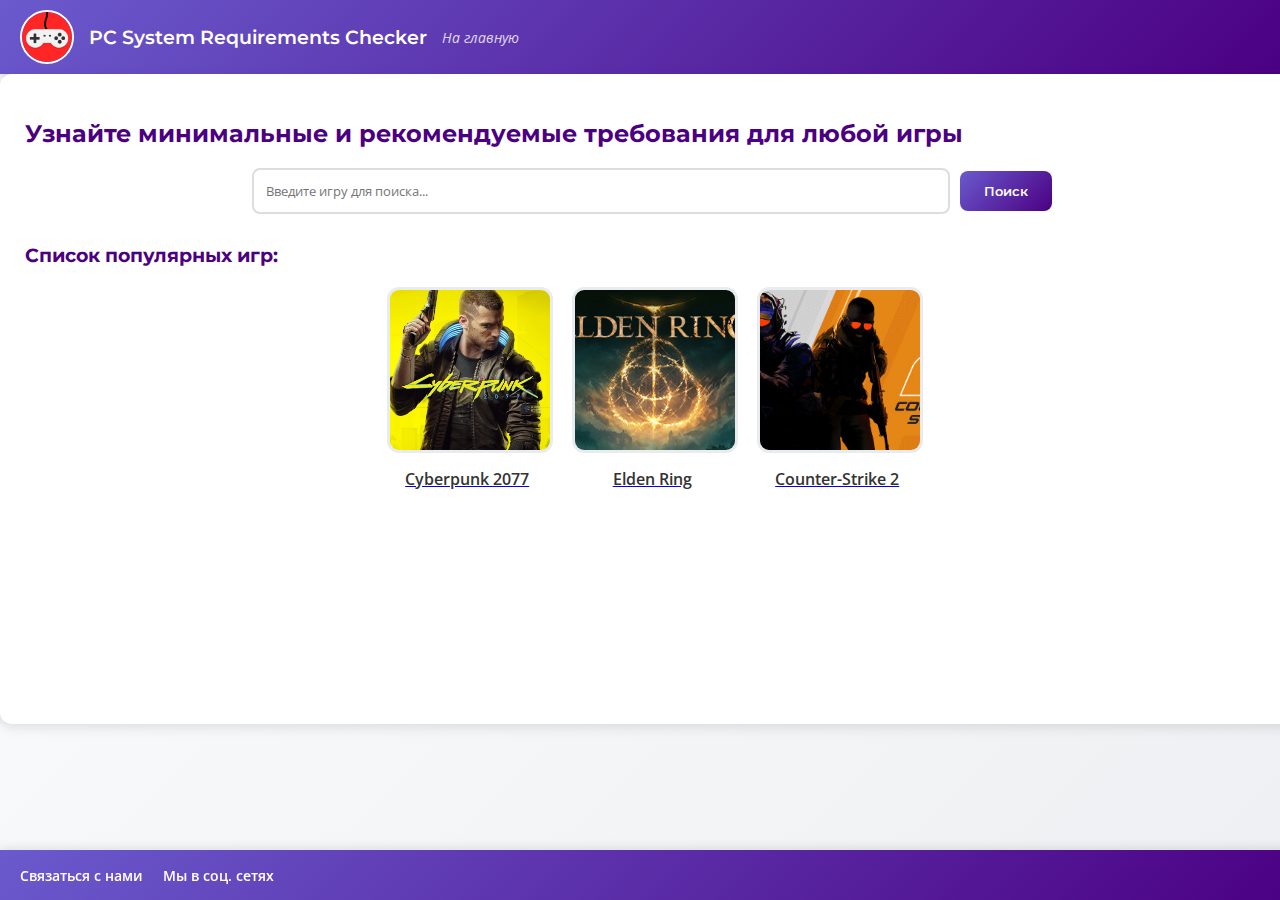
<file: index.html>
<!DOCTYPE html>
<html lang="ru">
<head>
    <!-- Указание кодировки и адаптация для мобильных устройств -->
    <meta charset="UTF-8">
    <meta name="viewport" content="width=device-width, initial-scale=1.0">
    <!-- Заголовок страницы -->
    <title>PC System Requirements Checker</title>
    <!-- Подключение файла стилей -->
    <link rel="stylesheet" href="index.css">
    <script src="script.js"></script>
    <link href="https://fonts.googleapis.com/css2?family=Montserrat:wght@600;700&family=Open+Sans:wght@400;600&display=swap" rel="stylesheet">
</head>
<body>
    <header>
        <div class="logo-title">
            <!-- Логотип и название сайта -->
            <img src="images/логотип.png" alt="Логотип" class="logo">
            <span class="site-title">PC System Requirements Checker</span>
            <a href="index.html" class="home-link">На главную</a>
        </div>
    </header>
    <div class="container">
        <!-- Подзаголовок с описанием функционала сайта -->
        <h2>Узнайте минимальные и рекомендуемые требования для любой игры</h2>
        <div class="search-box">
            <!-- Поле для ввода названия игры -->
            <input type="text" id ="search-input" placeholder="Введите игру для поиска...">
            <!-- Кнопка для перехода на страницу с результатами поиска -->
            <button onclick="location.href='game_finded.html'">Поиск</button>
            <!-- Выпадающий список с играми -->
            <div class="dropdown-games" id="dropdown-games"></div>
        </div>
        <div class="popular-games">
            <!-- Заголовок списка популярных игр -->
            <h3>Список популярных игр:</h3>
            <!-- Список популярных игр с картинками -->
            <div class="game-list">
                <div class="game-item">
                    <a href="game_finded.html?game=cyberpunk">
                        <img src="images/cyberpunk.jpg" alt="Cyberpunk 2077" class="game-image">
                        <p>Cyberpunk 2077</p>
                    </a>
                </div>
                <div class="game-item">
                    <a href="game_finded.html?game=elden-ring">
                        <img src="images/elden_ring.jpg" alt="Elden Ring" class="game-image">
                        <p>Elden Ring</p>
                    </a>
                </div>
                <div class="game-item">
                    <a href="game_finded.html?game=cs2">
                        <img src="images/cs2.jpg" alt="Counter-Strike 2" class="game-image">
                        <p>Counter-Strike 2</p>
                    </a>
                </div>
            </div>
        </div>
    </div>
    <footer>
        <nav>
            <!-- Ссылка на страницу формы обратной связи -->
            <a href="forma.html">Связаться с нами</a>
            <a href="#">Мы в соц. сетях</a>
        </nav>
    </footer>
</body>
</html>
</file>
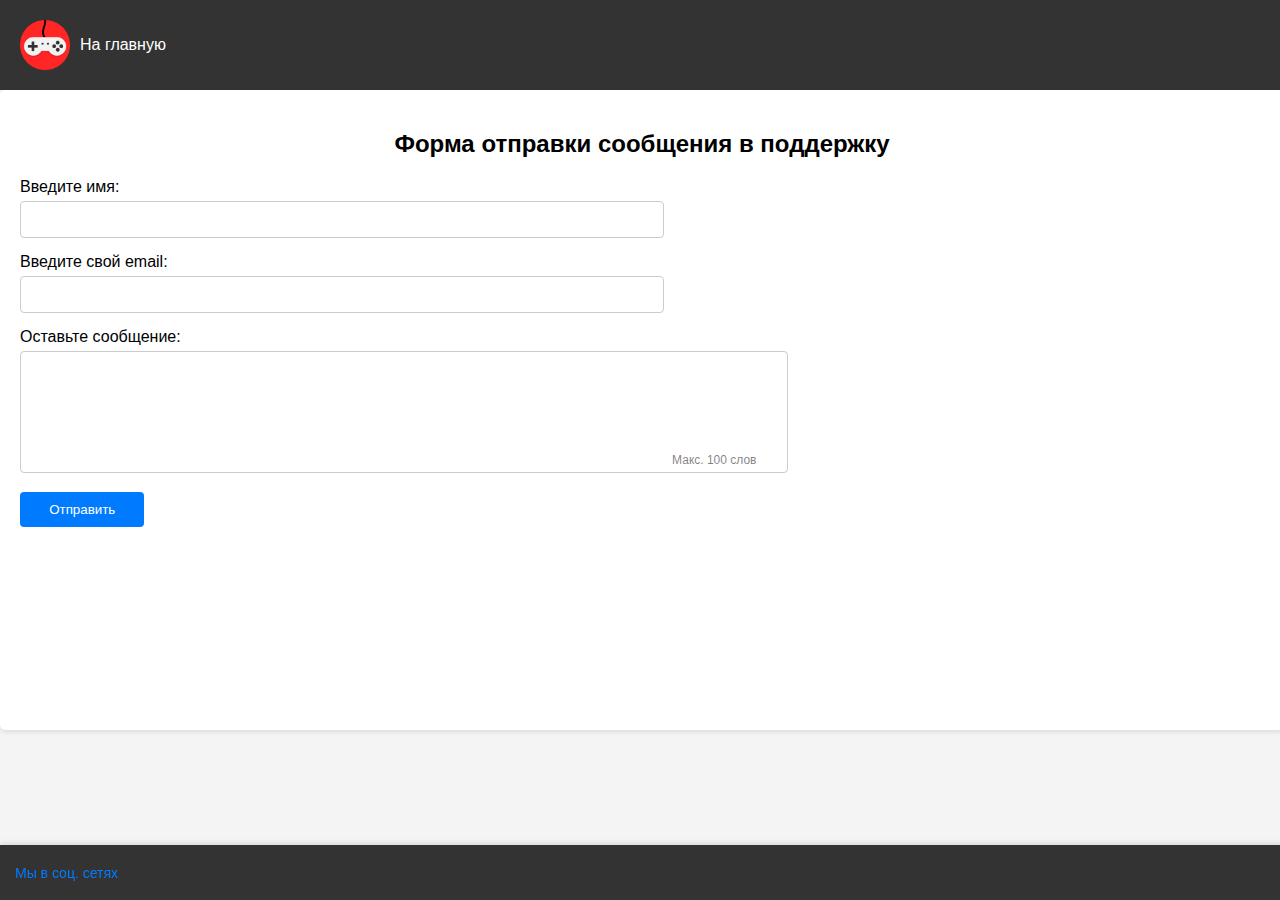
<file: forma.html>
<!DOCTYPE html>
<html lang="ru">
<head>
    <meta charset="UTF-8">
    <meta name="viewport" content="width=device-width, initial-scale=1.0">
    <title>Форма поддержки</title>
    <link rel="stylesheet" href="forma.css">
</head>
<body>
    <header>
        <!-- Ссылка на главную страницу с логотипом -->
        <a href="main.html">
            <img src="images/логотип.png" alt="Логотип" class="logo"> На главную
        </a>
    </header>
        <div class="container">
            <h2>Форма отправки сообщения в поддержку</h2>
            <!-- Форма для отправки сообщения -->
            <form action="#" method="post">
                <!-- Поле для ввода имени -->
                <label for="name">Введите имя:</label>
                <input type="text" id="name" name="name" required>
                <!-- Поле для ввода email -->
                <label for="email">Введите свой email:</label>
                <input type="email" id="email" name="email" required>
                <!-- Поле для ввода сообщения -->
                <label for="message">Оставьте сообщение:</label>
                <div class="textarea-container">
                    <textarea id="message" name="message" rows="4" maxlength="100" required></textarea>
                    <!-- Подсказка о максимальном количестве слов -->
                    <small>Макс. 100 слов</small>
                </div>

                <button type="submit">Отправить</button>
            </form>
        </div>
    <footer>
        <nav>
            <a href="#">Мы в соц. сетях</a>
        </nav>
    </footer>
</body>
</html>
</file>
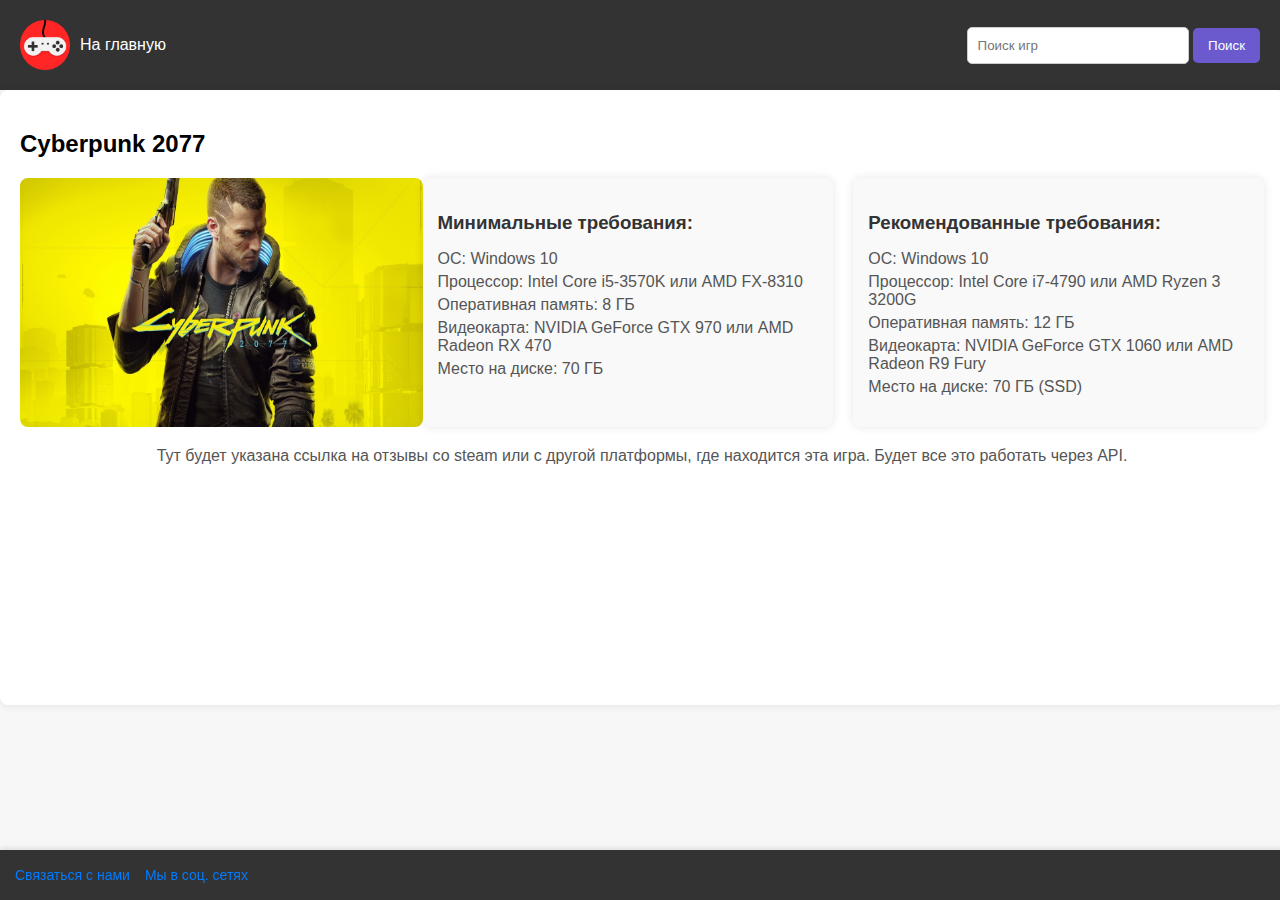
<file: game_finded.html>
<!DOCTYPE html>
<html lang="ru">
<head>
    <meta charset="UTF-8">
    <meta name="viewport" content="width=device-width, initial-scale=1.0">
    <title>Поиск игры</title>
    <link rel="stylesheet" href="game_finded.css">
</head>
<body>
    <header>
        <!-- Ссылка на главную страницу с логотипом -->
        <a href="main.html">
            <img src="images/логотип.png" alt="Логотип" class="logo"> На главную
        </a>
        <div class="search-box">
            <!-- Поле для ввода названия игры -->
            <input type="text" placeholder="Поиск игр">
            <!-- Кнопка для выполнения поиска -->
            <button>Поиск</button>
        </div>
    </header>
    <main>
        <section class="game-info">
            <!-- Название игры -->
            <h2>Cyberpunk 2077</h2>
            <div class="game-details">
                <div class="game-image">
                    <!-- Изображение игры -->
                    <img src="images/cyberpunk.jpg" alt="Cyberpunk 2077">
                </div>
                <div class="requirements">
                    <div class="column">
                        <h3>Минимальные требования:</h3>
                        <ul>
                            <li>ОС: Windows 10</li>
                            <li>Процессор: Intel Core i5-3570K или AMD FX-8310</li>
                            <li>Оперативная память: 8 ГБ</li>
                            <li>Видеокарта: NVIDIA GeForce GTX 970 или AMD Radeon RX 470</li>
                            <li>Место на диске: 70 ГБ</li>
                        </ul>
                    </div>
                    <div class="column">
                        <h3>Рекомендованные требования:</h3>
                        <ul>
                            <li>ОС: Windows 10</li>
                            <li>Процессор: Intel Core i7-4790 или AMD Ryzen 3 3200G</li>
                            <li>Оперативная память: 12 ГБ</li>
                            <li>Видеокарта: NVIDIA GeForce GTX 1060 или AMD Radeon R9 Fury</li>
                            <li>Место на диске: 70 ГБ (SSD)</li>
                        </ul>
                    </div>
                </div>
            </div>
            <!-- Описание будущей функциональности с API для отзывов -->
            <p>
                Тут будет указана ссылка на отзывы со steam или с другой платформы,
                где находится эта игра. Будет все это работать через API.
            </p>
        </section>
    </main>
    <footer>
        <nav>
            <a href="forma.html">Связаться с нами</a>
            <a href="#">Мы в соц. сетях</a>
        </nav>
    </footer>
</body>
</html>
</file>
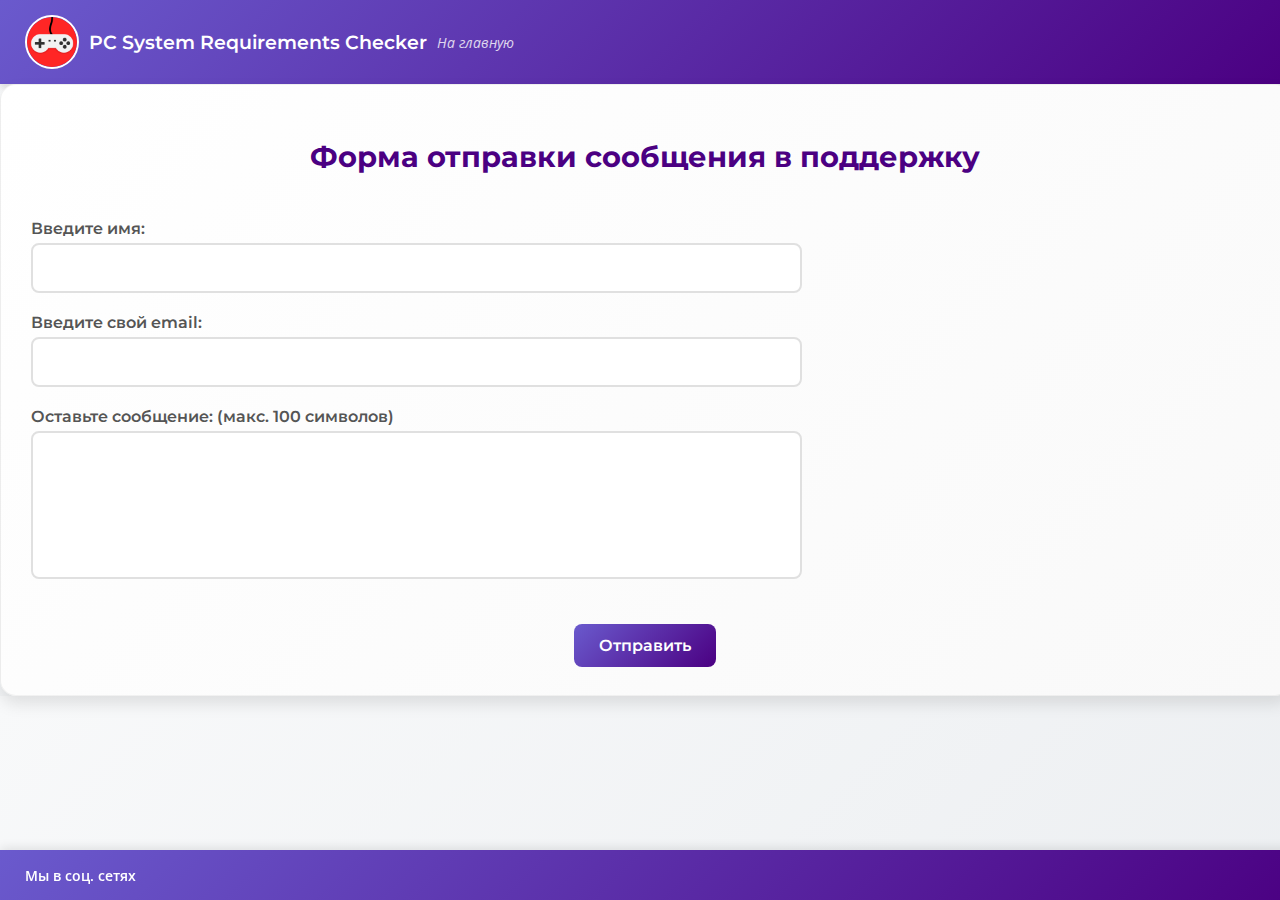
<file: лаба 3/forma.html>
<!DOCTYPE html>
<html lang="ru">
<head>
    <meta charset="UTF-8">
    <meta name="viewport" content="width=device-width, initial-scale=1.0">
    <title>Форма поддержки</title>
    <link rel="stylesheet" href="forma.css">
    <script src="script.js"></script>
    <link href="https://fonts.googleapis.com/css2?family=Montserrat:wght@600;700&family=Open+Sans:wght@400;600&display=swap" rel="stylesheet">
</head>
<body>
    <header>
        <!-- Логотип и название сайта -->
        <div class="logo-title">
            <img src="images/логотип.png" alt="Логотип" class="logo">
            <span class="site-title">PC System Requirements Checker</span>
            <a href="index.html" class="home-link">На главную</a>
        </div>
    </header>
        <div class="container">
            <h2>Форма отправки сообщения в поддержку</h2>
            <!-- Форма для отправки сообщения -->
            <form action="#" method="post">
                <!-- Поле для ввода имени -->
                <label for="name">Введите имя:</label>
                <input type="text" id="name" name="name">
                <!-- Поле для ввода email -->
                <label for="email">Введите свой email:</label>
                <input type="email" id="email" name="email">
                <!-- Поле для ввода сообщения -->
                <label for="message">Оставьте сообщение: (макс. 100 символов)</label>
                <div class="textarea-container">
                    <textarea id="message" name="message" rows="4" maxlength="100"></textarea>
                </div>

                <button type="submit">Отправить</button>
            </form>
        </div>
    <footer>
        <nav>
            <a href="#">Мы в соц. сетях</a>
        </nav>
    </footer>
</body>
</html>
</file>
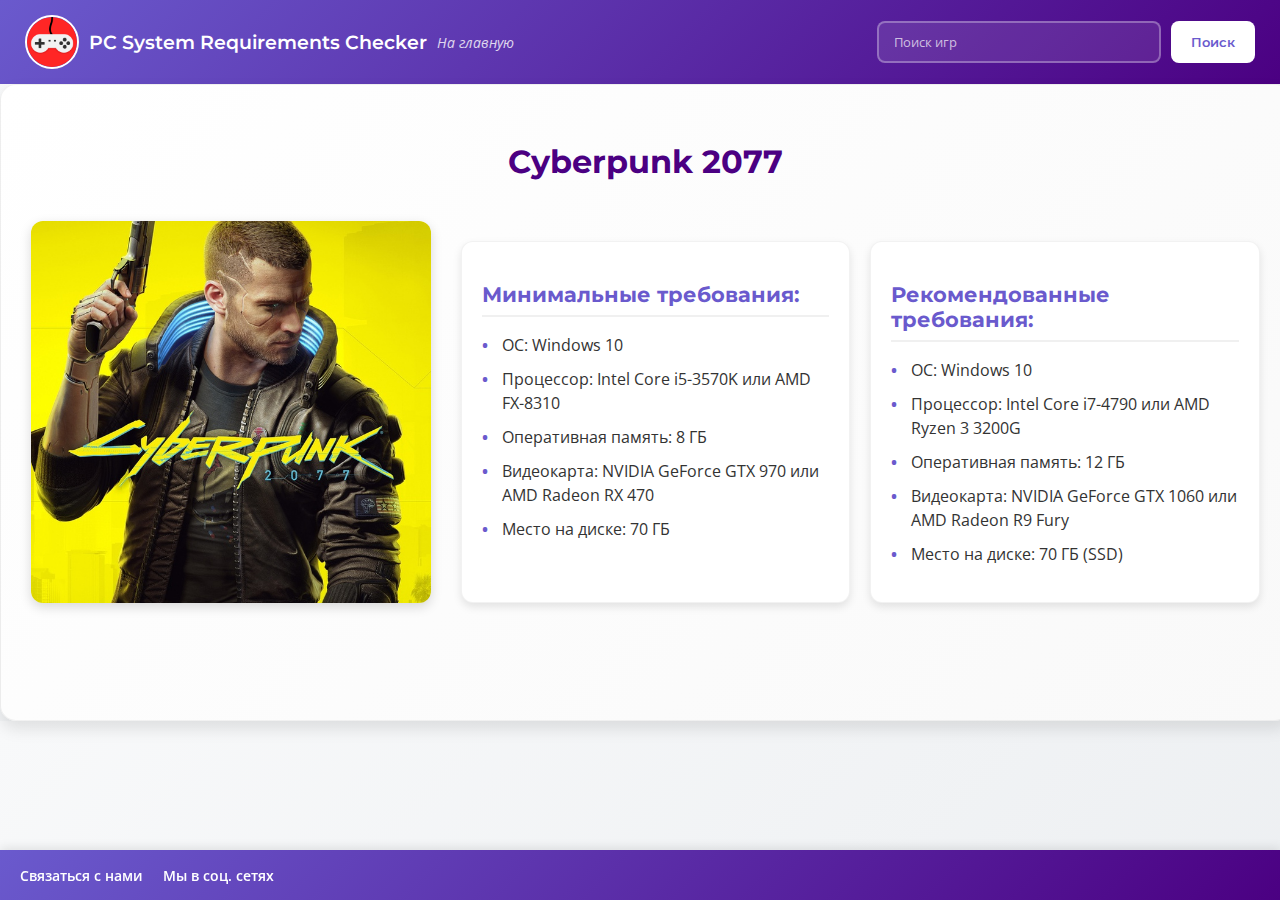
<file: лаба 3/game_finded.html>
<!DOCTYPE html>
<html lang="ru">
<head>
    <meta charset="UTF-8">
    <meta name="viewport" content="width=device-width, initial-scale=1.0">
    <title>Поиск игры</title>
    <link rel="stylesheet" href="game_finded.css">
    <script src="script.js"></script>
    <link href="https://fonts.googleapis.com/css2?family=Montserrat:wght@600;700&family=Open+Sans:wght@400;600&display=swap" rel="stylesheet">
</head>
<body>
    <header>
        <!-- Логотип и название сайта -->
        <div class="logo-title">
            <img src="images/логотип.png" alt="Логотип" class="logo">
            <span class="site-title">PC System Requirements Checker</span>
            <a href="index.html" class="home-link">На главную</a>
        </div>
        <!-- Блок поиска -->
        <div class="search-box">
            <!-- Поле для ввода названия игры -->
            <input type="text" placeholder="Поиск игр">
            <!-- Кнопка для выполнения поиска -->
            <button>Поиск</button>
        </div>
    </header>
    <main>
        <section class="game-info">
            <!-- Название игры -->
            <h2>Cyberpunk 2077</h2>
            <div class="game-details">
                <div class="game-image">
                    <!-- Изображение игры -->
                    <img src="images/cyberpunk.jpg" alt="Cyberpunk 2077">
                </div>
                <div class="requirements">
                    <div class="column">
                        <h3>Минимальные требования:</h3>
                        <ul>
                            <li>ОС: Windows 10</li>
                            <li>Процессор: Intel Core i5-3570K или AMD FX-8310</li>
                            <li>Оперативная память: 8 ГБ</li>
                            <li>Видеокарта: NVIDIA GeForce GTX 970 или AMD Radeon RX 470</li>
                            <li>Место на диске: 70 ГБ</li>
                        </ul>
                    </div>
                    <div class="column">
                        <h3>Рекомендованные требования:</h3>
                        <ul>
                            <li>ОС: Windows 10</li>
                            <li>Процессор: Intel Core i7-4790 или AMD Ryzen 3 3200G</li>
                            <li>Оперативная память: 12 ГБ</li>
                            <li>Видеокарта: NVIDIA GeForce GTX 1060 или AMD Radeon R9 Fury</li>
                            <li>Место на диске: 70 ГБ (SSD)</li>
                        </ul>
                    </div>
                </div>
            </div>
        </section>
    </main>
    <footer>
        <nav>
            <a href="forma.html">Связаться с нами</a>
            <a href="#">Мы в соц. сетях</a>
        </nav>
    </footer>
</body>
</html>
</file>
<file: index.css>
body {
    font-family: 'Open Sans', sans-serif; /* Новый шрифт */
    background: linear-gradient(135deg, #f8f9fa 0%, #e9ecef 100%); /* Градиентный фон */
    margin: 0;
    padding: 0;
    overflow-x: hidden;
    color: #333; /* Цвет текста по умолчанию */
}

/* Шапка сайта */
header {
    background: linear-gradient(135deg, #6a5acd 0%, #4b0082 100%); /* Градиентный фон */
    color: white;
    padding: 10px 20px;
    display: flex;
    align-items: center;
    justify-content: left;
    gap: 10px;
    box-shadow: 0 4px 6px rgba(0, 0, 0, 0.1); /* Тень для шапки */
}
.logo-title {
    display: flex;
    align-items: center; /* Выровнять элементы по вертикали */
    gap: 15px; /* Расстояние между элементами */
}

.home-link {
    color: white;
    text-decoration: none;
    font-style: italic;
    font-size: 0.9rem;
    opacity: 0.8;
    transition: opacity 0.3s;
}

.home-link:hover {
    opacity: 1;
    text-decoration: underline;
}
.logo {
    width: 50px;
    height: 50px;
    border-radius: 50%;
    border: 2px solid white;
}
.site-title {
    font-family: 'Montserrat', sans-serif;
    font-weight: 600;
    font-size: 1.2rem;
}
/* Контейнер основного контента */
.container {
    width: 98%;
    height: 600px;
    background: white;
    border-radius: 12px; /* Больше скругление */
    padding: 25px;
    box-shadow: 0 4px 12px rgba(0, 0, 0, 0.1); /* Более выраженная тень */
}

/* Заголовок страницы */
.container h2 {
    font-family: 'Montserrat', sans-serif;
    color: #4b0082; /* Фиолетовый цвет */
    margin-bottom: 20px;
}

/* Блок поиска */
.search-box {
    position: relative;
    display: flex;
    align-items: center;
    justify-content: center;
    width: 800px;
    margin: 20px auto;
    gap: 10px;
}

/* Поле ввода */
.search-box input {
    width: 100%;
    padding: 12px;
    border: 2px solid #ddd;
    border-radius: 8px;
    font-family: 'Open Sans', sans-serif;
    transition: border-color 0.3s ease;
}

.search-box input:focus {
    border-color: #6a5acd;
    outline: none;
    box-shadow: 0 0 0 3px rgba(106, 90, 205, 0.2);
}

/* Кнопка поиска */
.search-box button {
    width: auto;
    padding: 12px 24px;
    background: linear-gradient(135deg, #6a5acd 0%, #4b0082 100%);
    color: white;
    border: none;
    border-radius: 8px;
    font-family: 'Montserrat', sans-serif;
    font-weight: 600;
    cursor: pointer;
    transition: transform 0.2s ease, box-shadow 0.2s ease;
}

.search-box button:hover {
    transform: translateY(-2px);
    box-shadow: 0 4px 8px rgba(0, 0, 0, 0.2);
}

/* Список популярных игр */
.popular-games h3 {
    font-family: 'Montserrat', sans-serif;
    color: #4b0082;
    margin-top: 30px;
}

.game-list {
    display: flex;
    flex-wrap: wrap;
    gap: 25px;
    margin-top: 20px;
    justify-content: center;
}

.game-item {
    text-align: center;
    width: 160px;
    transition: all 0.3s ease;
}

.game-image {
    width: 160px;
    height: 160px;
    object-fit: cover;
    border-radius: 12px;
    border: 3px solid #e9ecef;
    transition: all 0.3s ease;
}

.game-item:hover .game-image {
    border-color: #6a5acd;
    transform: scale(1.05);
}

.game-item p {
    margin-top: 10px;
    font-weight: 600;
    color: #333;
}

/* Футер */
footer {
    position: fixed;
    bottom: 0;
    left: 0;
    width: 100%;
    height: 50px;
    background: linear-gradient(135deg, #6a5acd 0%, #4b0082 100%);
    color: white;
    display: flex;
    align-items: center;
    padding-left: 20px;
    box-shadow: 0 -2px 10px rgba(0, 0, 0, 0.1);
    font-size: 14px;
}

footer nav {
    display: flex;
    gap: 20px;
}

footer nav a {
    text-decoration: none;
    color: white;
    font-weight: 600;
    transition: color 0.3s ease;
}

footer nav a:hover {
    color: #ffcc00;
}

/* Выпадающий список игр */
.dropdown-games {
    position: absolute;
    top: 100%; /* Позиционируем под полем ввода */
    left: 0;
    width: 87%; /* Занимает всю ширину search-box */
    max-height: 300px;
    overflow-y: auto;
    overflow-x: hidden;
    background: white;
    border: 2px solid #e0e0e0; /* Более толстая граница */
    border-radius: 8px; /* Увеличим скругление углов */
    box-shadow: 0 6px 12px rgba(0, 0, 0, 0.15); /* Более выраженная тень */
    display: none;
    z-index: 1000;
    margin-top: 5px;
    padding: 10px 0; /* Отступы сверху и снизу */
    animation: fadeIn 0.3s ease; /* Плавное появление */
}

/* Анимация для плавного появления */
@keyframes fadeIn {
    from { opacity: 0; transform: translateY(-10px); }
    to { opacity: 1; transform: translateY(0); }
}

.dropdown-games ul {
    list-style: none;
    padding: 0;
    margin: 0;
}

.dropdown-games li {
    padding: 12px 20px; /* Увеличим отступы */
    cursor: pointer;
    font-family: 'Open Sans', sans-serif;
    color: #333;
    transition: all 0.2s ease; /* Плавные изменения */
    border-left: 3px solid transparent; /* Полоска слева */
    margin-right: 5px;
}

/* Стиль при наведении */
.dropdown-games li:hover {
    background-color: #f8f9fa; /* Светлый фон */
    border-left: 3px solid #6a5acd; /* Акцентная полоска */
    color: #6a5acd; /* Фиолетовый текст */
    transform: translateX(5px); /* Лёгкий сдвиг вправо */
    padding-right: 15px; /* Добавляем отступ справа вместо сдвига */
    margin-right: 0; /* Убираем компенсацию при наведении */
}

/* Стиль для активного элемента (если нужно) */
.dropdown-games li:active {
    background-color: #e9ecef;
}
</file>
<file: forma.css>
body {
    font-family: Arial, sans-serif;
    background-color: #f4f4f4;
    margin: 0;
    padding: 0;
}

header {
    display: flex;
    background-color: #333;
    color: white;
    padding: 20px;
    align-items: center;
    justify-content: space-between; /* Разделяем элементы */
    gap: 10px; /* Расстояние между картинкой и текстом */
}
header a {
    display: flex;
    align-items: center;
    gap: 10px; /* Расстояние между логотипом и текстом */
    text-decoration: none;
    color: white;
}
.logo {
    width: 50px; /* Размер логотипа */
    height: 50px;
}
.container {
    background-color: white;
    padding: 20px; /* Внутренние отступы */
    border-radius: 5px; /* Скругленные углы */
    box-shadow: 0 2px 5px rgba(0, 0, 0, 0.1);
    width: 97.2%;
    height: 600px;
    margin: auto;
}

/* Стили для заголовка формы */
h2 {
    text-align: center;
}
/* Стили для меток (label) */
label {
    display: block; /* Каждая метка занимает всю ширину строки */
    margin-bottom: 5px; /* Отступ снизу */
}
/* Стили для текстовых полей и поля email */
input[type="text"], input[type="email"] {
    width: 50%; /* Ширина полей ввода */
    padding: 10px; 
    margin-bottom: 15px; /* Отступ снизу */
    border: 1px solid #ccc; /* Граница полей ввода */
    border-radius: 4px; /* Скругленные углы */
}
/* Стили для контейнера текстового поля (textarea) */
.textarea-container {
    position: relative; /* Для позиционирования подсказки */
    width: 60%; /* Ширина совпадает с шириной textarea */
    margin-bottom: 15px;
}
/* Стили для текстового поля (textarea) */
.textarea-container textarea {
    width: 100%; /* Занимает всю ширину контейнера */
    padding: 10px;
    border: 1px solid #ccc;
    border-radius: 4px;
    height: 100px; /* Высота текстового поля */
    resize: none; /* Запрет изменения размера */
}
/* Стили для подсказки о максимальном количестве слов */
.textarea-container small {
    position: absolute;
    right: 10px; /* Отступ от правого края контейнера */
    bottom: 10px; /* Отступ от нижнего края контейнера */
    font-size: 12px;
    color: rgba(0, 0, 0, 0.5); /* Полупрозрачный текст */
}
/* Стили для кнопки отправки */
button {
    width: 10%; /* Ширина кнопки */
    padding: 10px; /* Внутренние отступы */
    background-color: #007BFF;
    color: white;
    border: none; /* Убираем границу */
    border-radius: 4px; /* Скругленные углы */
    cursor: pointer; /* Указатель мыши при наведении */
}

/* Стили для кнопки при наведении */
button:hover {
    background-color: #0056b3; /* Более темный цвет фона */
}

footer {
    position: fixed; /* Закрепляет footer внизу окна */
    bottom: 0;
    left: 0;
    height: 35px; /* Высота footer */
    width: 100%; /* Растягивает footer на всю ширину */
    background-color: #333; /* Цвет фона */
    color: white; /* Цвет текста */
    display: flex; /* Включаем flexbox */
    align-items: center; /* Центрируем текст по вертикали */
    padding: 10px 0; /* Отступы сверху и снизу */
    padding-left: 15px; /* Отступ текста слева */
    box-shadow: 0 -2px 5px rgba(0, 0, 0, 0.1); /* Тень сверху */
    font-size: 14px; /* Размер шрифта */
}
footer nav {
    display: flex;
    gap: 15px; /* Расстояние между ссылками */
}
footer nav a {
    text-decoration: none;
    color: #007bff;
}
</file>
<file: game_finded.css>
body {
    font-family: Arial, sans-serif;
    margin: 0;
    padding: 0;
    background-color: #f7f7f7;
}

header {
    display: flex;
    background-color: #333;
    color: white;
    padding: 20px;
    align-items: center; /* Центрирование по вертикали */
    justify-content: space-between; /* Разделяем элементы */
    gap: 10px; /* Расстояние между картинкой и текстом */
}
/* Стили для ссылки на главную страницу */
header a {
    display: flex;
    align-items: center; /* Центрирование по вертикали */
    gap: 10px; /* Расстояние между логотипом и текстом */
    text-decoration: none; /* Убираем подчеркивание */
    color: white;
}
/* Стили для поля ввода в шапке */
header input[type="text"] {
    padding: 10px;
    width: 200px; /* Ширина поля ввода */
    border: 1px solid #ccc; /* Граница поля ввода */
    border-radius: 5px;
}
header button{
    padding: 10px 15px;
    background-color: #6a5acd;
    color: white;
    border: none;
    border-radius: 5px;
    cursor: pointer;
}
.logo {
    width: 50px; /* Размер логотипа */
    height: 50px; /* Высота логотипа */
}
/* Стили для блока информации об игре */
.game-info {
    background-color: white;
    width: 97.2%; /* Устанавливаем ширину на всю страницу */
    height: 575px; /* Устанавливаем высоту */
    padding: 20px; 
    border-radius: 8px;
    box-shadow: 0 0 10px rgba(0, 0, 0, 0.1);
}
/* Стили для деталей игры */
.game-details {
    display: flex;
    justify-content: space-between; /* Разделяем элементы */
}
/* Стили для изображения игры */
.game-image {
    width: 40%; /* Устанавливаем ширину для изображения */
    display: flex;
    justify-content: center; /* Центрируем изображение по горизонтали */
    align-items: center; /* Центрируем изображение по вертикали */
}

/* Стили для самого изображения */
.game-image img {
    width: 100%; /* Изображение займет всю ширину контейнера */
    height: 100%; /* Сохраняет пропорции изображения */
    border-radius: 8px; /* Добавляет скругленные углы (опционально) */
}

/* Стили для блока системных требований */
.requirements {
    display: flex; /* Включаем flexbox для размещения колонок */
    justify-content: space-between; /* Разделяем колонки */
    gap: 20px; /* Расстояние между колонками */
}
/* Стили для каждой колонки системных требований */
.requirements .column {
    width: 48%; /* Каждая колонка занимает 48% ширины */
    background-color: #f9f9f9; /* Фон для колонок (опционально) */
    padding: 15px; /* Внутренние отступы */
    border-radius: 8px; /* Скругленные углы */
    box-shadow: 0 0 10px rgba(0, 0, 0, 0.1); /* Легкая тень */
}
/* Стили для заголовков в колонках */
.requirements h3 {
    margin-bottom: 10px; /* Отступ под заголовком */
    color: #333;
}
/* Стили для списков системных требований */
.requirements ul {
    list-style-type: none; /* Убираем маркеры списка */
    padding: 0; /* Убираем отступы */
}
/* Стили для пунктов списка */
.requirements li {
    margin-bottom: 5px; /* Отступ между пунктами списка */
    color: #555;
}
/* Стили для текста под системными требованиями */
.game-info p {
    margin-top: 20px; /* Отступ сверху для текста */
    color: #555; /* Цвет текста (опционально) */
    font-size: 16px; /* Размер шрифта (опционально) */
    text-align: center; /* Центрирование текста (опционально) */
}
footer {
    position: fixed; /* Закрепляет footer внизу окна */
    bottom: 0;
    left: 0;
    width: 100%; /* Растягивает footer на всю ширину */
    height: 50px; /* Устанавливаем фиксированную высоту */
    background-color: #333; /* Цвет фона */
    color: white; /* Цвет текста */
    display: flex; /* Включаем flexbox */
    align-items: center; /* Центрируем текст по вертикали */
    padding-left: 15px; /* Отступ текста слева */
    box-shadow: 0 -2px 5px rgba(0, 0, 0, 0.1); /* Тень сверху */
    font-size: 14px; /* Размер шрифта */
}

footer nav {
    display: flex;
    gap: 15px; /* Расстояние между ссылками */
}

footer nav a {
    text-decoration: none;
    color: #007bff;
}
</file>
<file: лаба 3/forma.css>
/* Основные стили */
body {
    font-family: 'Open Sans', sans-serif;
    margin: 0;
    padding: 0;
    background: linear-gradient(135deg, #f8f9fa 0%, #e9ecef 100%);
    color: #333;
    overflow-x: hidden;
}

/* Шапка */
header {
    display: flex;
    align-items: center;
    justify-content: space-between;
    background: linear-gradient(135deg, #6a5acd 0%, #4b0082 100%);
    padding: 15px 25px;
    color: white;
    box-shadow: 0 4px 6px rgba(0, 0, 0, 0.1);
}

/* Блок с логотипом и названием */
.logo-title {
    display: flex;
    align-items: center;
    gap: 10px;
}

.logo {
    width: 50px;
    height: 50px;
    border-radius: 50%;
    border: 2px solid white;
}

.site-title {
    font-family: 'Montserrat', sans-serif;
    font-weight: 600;
    font-size: 1.2rem;
}

/* Ссылка "на главную" */
.home-link {
    color: white;
    text-decoration: none;
    font-style: italic;
    font-size: 0.9rem;
    opacity: 0.8;
    transition: opacity 0.3s;
}

.home-link:hover {
    opacity: 1;
    text-decoration: underline;
}

/* Основной контейнер */
.container {
    width: 96%;
    height: 550px;
    padding: 30px;
    background: linear-gradient(135deg, #ffffff 0%, #f9f9f9 100%);
    border-radius: 16px;
    box-shadow: 0 8px 16px rgba(0, 0, 0, 0.1);
    border: 1px solid rgba(0, 0, 0, 0.05);
    position: relative;
    overflow: hidden;
}

/* Заголовок формы */
.container h2 {
    font-family: 'Montserrat', sans-serif;
    color: #4b0082;
    text-align: center;
    margin-bottom: 30px;
    font-size: 1.8rem;
    position: relative;
    padding-bottom: 15px;
}

/* Элементы формы */
form {
    display: flex;
    flex-direction: column;
    gap: 20px;
}

label {
    font-family: 'Montserrat', sans-serif;
    font-weight: 600;
    color: #555;
    margin-bottom: -15px;
}

input[type="text"],
input[type="email"],
textarea {
    width: 60%;
    padding: 12px 15px;
    border: 2px solid #e0e0e0;
    border-radius: 8px;
    font-family: 'Open Sans', sans-serif;
    font-size: 1rem;
    transition: all 0.3s;
}

input:focus,
textarea:focus {
    outline: none;
    border-color: #6a5acd;
    box-shadow: 0 0 0 3px rgba(106, 90, 205, 0.2);
}

/* Контейнер для textarea */
.textarea-container {
    position: relative;
    margin-bottom: 10px;
}

textarea {
    resize: none;
    min-height: 120px;
}

/* Кнопка отправки */
button {
    padding: 12px 25px;
    background: linear-gradient(135deg, #6a5acd 0%, #4b0082 100%);
    color: white;
    border: none;
    border-radius: 8px;
    font-family: 'Montserrat', sans-serif;
    font-weight: 600;
    font-size: 1rem;
    cursor: pointer;
    transition: all 0.3s;
    align-self: center;
    width: auto;
    margin-top: 10px;
}

button:hover {
    transform: translateY(-2px);
    box-shadow: 0 4px 12px rgba(106, 90, 205, 0.3);
}

/* Футер */
footer {
    position: fixed;
    bottom: 0;
    left: 0;
    width: 100%;
    height: 50px;
    background: linear-gradient(135deg, #6a5acd 0%, #4b0082 100%);
    color: white;
    display: flex;
    align-items: center;
    padding-left: 25px;
    box-shadow: 0 -2px 10px rgba(0, 0, 0, 0.1);
    font-size: 14px;
}

footer nav {
    display: flex;
    gap: 20px;
}

footer nav a {
    text-decoration: none;
    color: white;
    font-weight: 600;
    transition: opacity 0.3s;
}

footer nav a:hover {
    opacity: 0.8;
}
</file>
<file: лаба 3/game_finded.css>
/* Основные стили */
body {
    font-family: 'Open Sans', sans-serif;
    margin: 0;
    padding: 0;
    background: linear-gradient(135deg, #f8f9fa 0%, #e9ecef 100%);
    color: #333;
    overflow-x: hidden;
}

/* Шапка */
header {
    display: flex;
    align-items: center;
    justify-content: space-between;
    background: linear-gradient(135deg, #6a5acd 0%, #4b0082 100%);
    padding: 15px 25px;
    color: white;
}

/* Блок с логотипом и названием */
.logo-title {
    display: flex;
    align-items: center;
    gap: 10px;
}

.logo {
    width: 50px;
    height: 50px;
    border-radius: 50%;
    border: 2px solid white;
}

.site-title {
    font-family: 'Montserrat', sans-serif;
    font-weight: 600;
    font-size: 1.2rem;
}

/* Ссылка "на главную" */
.home-link {
    color: white;
    text-decoration: none;
    font-style: italic;
    font-size: 0.9rem;
    opacity: 0.8;
    transition: opacity 0.3s;
}

.home-link:hover {
    opacity: 1;
    text-decoration: underline;
}

/* Блок поиска */
.search-box {
    display: flex;
    gap: 10px;
}

header input[type="text"] {
    padding: 10px 15px;
    width: 250px;
    border: 2px solid rgba(255, 255, 255, 0.3);
    border-radius: 8px;
    background: rgba(255, 255, 255, 0.1);
    color: white;
    font-family: 'Open Sans', sans-serif;
    transition: all 0.3s;
}

header input::placeholder {
    color: rgba(255, 255, 255, 0.7);
}

header input:focus {
    outline: none;
    border-color: white;
    background: rgba(255, 255, 255, 0.2);
}

header button {
    padding: 10px 20px;
    background: white;
    color: #6a5acd;
    border: none;
    border-radius: 8px;
    font-family: 'Montserrat', sans-serif;
    font-weight: 600;
    cursor: pointer;
    transition: all 0.3s;
}

header button:hover {
    transform: translateY(-2px);
    box-shadow: 0 4px 8px rgba(0, 0, 0, 0.2);
}

/* Основной контент */
.game-info {
    width: 96%;
    min-height: 575px;
    background: linear-gradient(135deg, #ffffff 0%, #f9f9f9 100%);
    padding: 30px;
    border-radius: 16px;
    box-shadow: 0 8px 16px rgba(0, 0, 0, 0.1);
    border: 1px solid rgba(0, 0, 0, 0.05);
    position: relative;
    overflow: hidden;
}

.game-info h2 {
    font-family: 'Montserrat', sans-serif;
    color: #4b0082;
    font-size: 2rem;
    text-align: center;
    margin-bottom: 25px;
    position: relative;
    padding-bottom: 15px;
}

/* Детали игры */
.game-details {
    display: flex;
    gap: 30px;
    margin-top: 20px;
}

.game-image {
    width: 45%;
    border-radius: 12px;
    overflow: hidden;
    box-shadow: 0 4px 12px rgba(0, 0, 0, 0.15);
}

.game-image img {
    width: 100%;
    height: 100%;
    object-fit: cover;
    transition: transform 0.5s;
}

.game-image:hover img {
    transform: scale(1.03);
}

/* Системные требования */
.requirements {
    display: flex;
    gap: 20px;
    margin-top: 20px;
}

.requirements .column {
    flex: 1;
    background: white;
    padding: 20px;
    border-radius: 12px;
    box-shadow: 0 4px 8px rgba(0, 0, 0, 0.1);
    border: 1px solid rgba(0, 0, 0, 0.05);
    transition: transform 0.3s;
}

.requirements .column:hover {
    transform: translateY(-5px);
}

.requirements h3 {
    font-family: 'Montserrat', sans-serif;
    color: #6a5acd;
    margin-bottom: 15px;
    font-size: 1.3rem;
    border-bottom: 2px solid #f0f0f0;
    padding-bottom: 8px;
}

.requirements ul {
    list-style: none;
    padding: 0;
}

.requirements li {
    margin-bottom: 10px;
    padding-left: 20px;
    position: relative;
    line-height: 1.5;
}

.requirements li::before {
    content: "•";
    color: #6a5acd;
    font-weight: bold;
    position: absolute;
    left: 0;
}
/* Футер */
footer {
    position: fixed;
    bottom: 0;
    left: 0;
    width: 98.5%;
    height: 50px;
    background: linear-gradient(135deg, #6a5acd 0%, #4b0082 100%);
    color: white;
    display: flex;
    align-items: center;
    padding-left: 20px;
    box-shadow: 0 -2px 10px rgba(0, 0, 0, 0.1);
    font-size: 14px;
}

footer nav {
    display: flex;
    gap: 20px;
}

footer nav a {
    text-decoration: none;
    color: white;
    font-weight: 600;
    transition: color 0.3s ease;
}

footer nav a:hover {
    color: #ffcc00;
}
</file>
